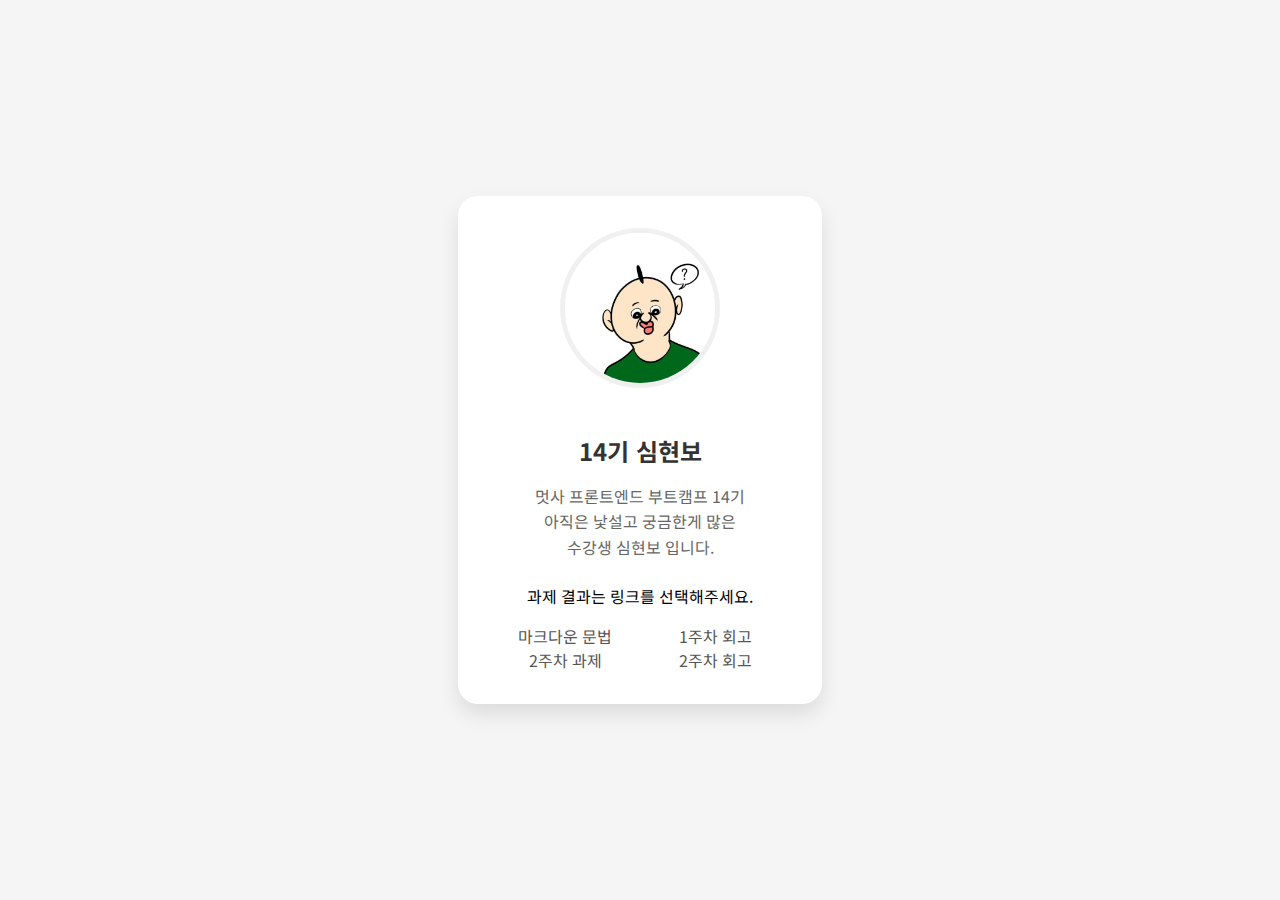
<file: index.html>
<!doctype html>
<html lang="ko">
  <head>
    <meta charset="UTF-8" />
    <meta name="viewport" content="width=device-width, initial-scale=1.0" />
    <title>HTML/CSS 과제</title>
    <style>
      body {
        margin: 0;
        padding: 0;
        font-family: 'Noto Sans KR', sans-serif;
        background-color: #f5f5f5;
        display: flex;
        justify-content: center;
        align-items: center;
        min-height: 100vh;
      }

      .profile-card {
        background: white;
        border-radius: 20px;
        box-shadow: 0 10px 20px rgba(0, 0, 0, 0.1);
        padding: 2rem;
        width: 300px;
        text-align: center;
      }

      .profile-image {
        width: 150px;
        height: 150px;
        border-radius: 50%;
        margin-bottom: 1.5rem;
        object-fit: cover;
        border: 5px solid #f0f0f0;
      }

      .name {
        font-size: 1.5rem;
        font-weight: bold;
        color: #333;
        margin-bottom: 0.5rem;
      }

      .bio {
        color: #666;
        line-height: 1.6;
        margin-bottom: 1.5rem;
      }

      .homework-links {
        display: flex;
        justify-content: center;
        flex-wrap: wrap;
        margin: 0;
        padding: 0;
        list-style: none;
      }

      .homework-links li {
        width: 50%;
      }

      .homework-links a {
        display: block;
        text-align: center;
        color: #555;
        text-decoration: none;
        transition: color 0.3s ease;
      }

      .homework-links a:hover {
        color: #007bff;
      }
    </style>
    <link href="https://fonts.googleapis.com/css2?family=Noto+Sans+KR:wght@400;700&display=swap" rel="stylesheet" />
    <link rel="stylesheet" href="https://cdnjs.cloudflare.com/ajax/libs/font-awesome/5.15.4/css/all.min.css" />
  </head>
  <body>
    <div class="profile-card">
      <!-- 절대 경로로 이미지 삽입하기 -->
      <!-- Github에서 절대 경로는 권장되지 않습니다. -->
      <!-- 이유 1 : 저장소의 이름을 homework에서 다른 이름으로 변경할 경우 모든 절대 경로를 수정해야 합니다. -->
      <!-- Github 배포를 위해 절대 경로를 사용할 경우 로컬에서 확인이 불가합니다. (https://localhost:8090으로 접속했을 때 homework을 찾지 못함) -->
      <!-- 이러한 이유로 과제를 작성할 경우 반드시 경로는 상대 경로를 사용해 주세요 -->
      <!--<img src="/homework/src/assets/ssam.jpg" alt="슬비쌤 프로필" class="profile-image" /> -->
      <!-- 상대 경로로 이미지 삽입하기 -->
      <img src="./src/assets/bbangbbang.jpg" alt="빵빵이 프로필" class="profile-image" />
      <h1 class="name">14기 심현보</h1>
      <p class="bio">
        멋사 프론트엔드 부트캠프 14기<br />
        아직은 낯설고 궁금한게 많은 <br />
        수강생 심현보 입니다.
      </p>
      <p>과제 결과는 링크를 선택해주세요.</p>
      <ul class="homework-links">
        <li><a href="./src/md/markdown.md">마크다운 문법</a></li>
        <li><a href="./src/md/week1-retrospect.md">1주차 회고</a></li>
        <li><a href="./src/avatars/avatars.html">2주차 과제</a></li>
        <li><a href="./src/md/week2-retrospect.md">2주차 회고</a></li>
      </ul>
    </div>
  </body>
</html>
</file>
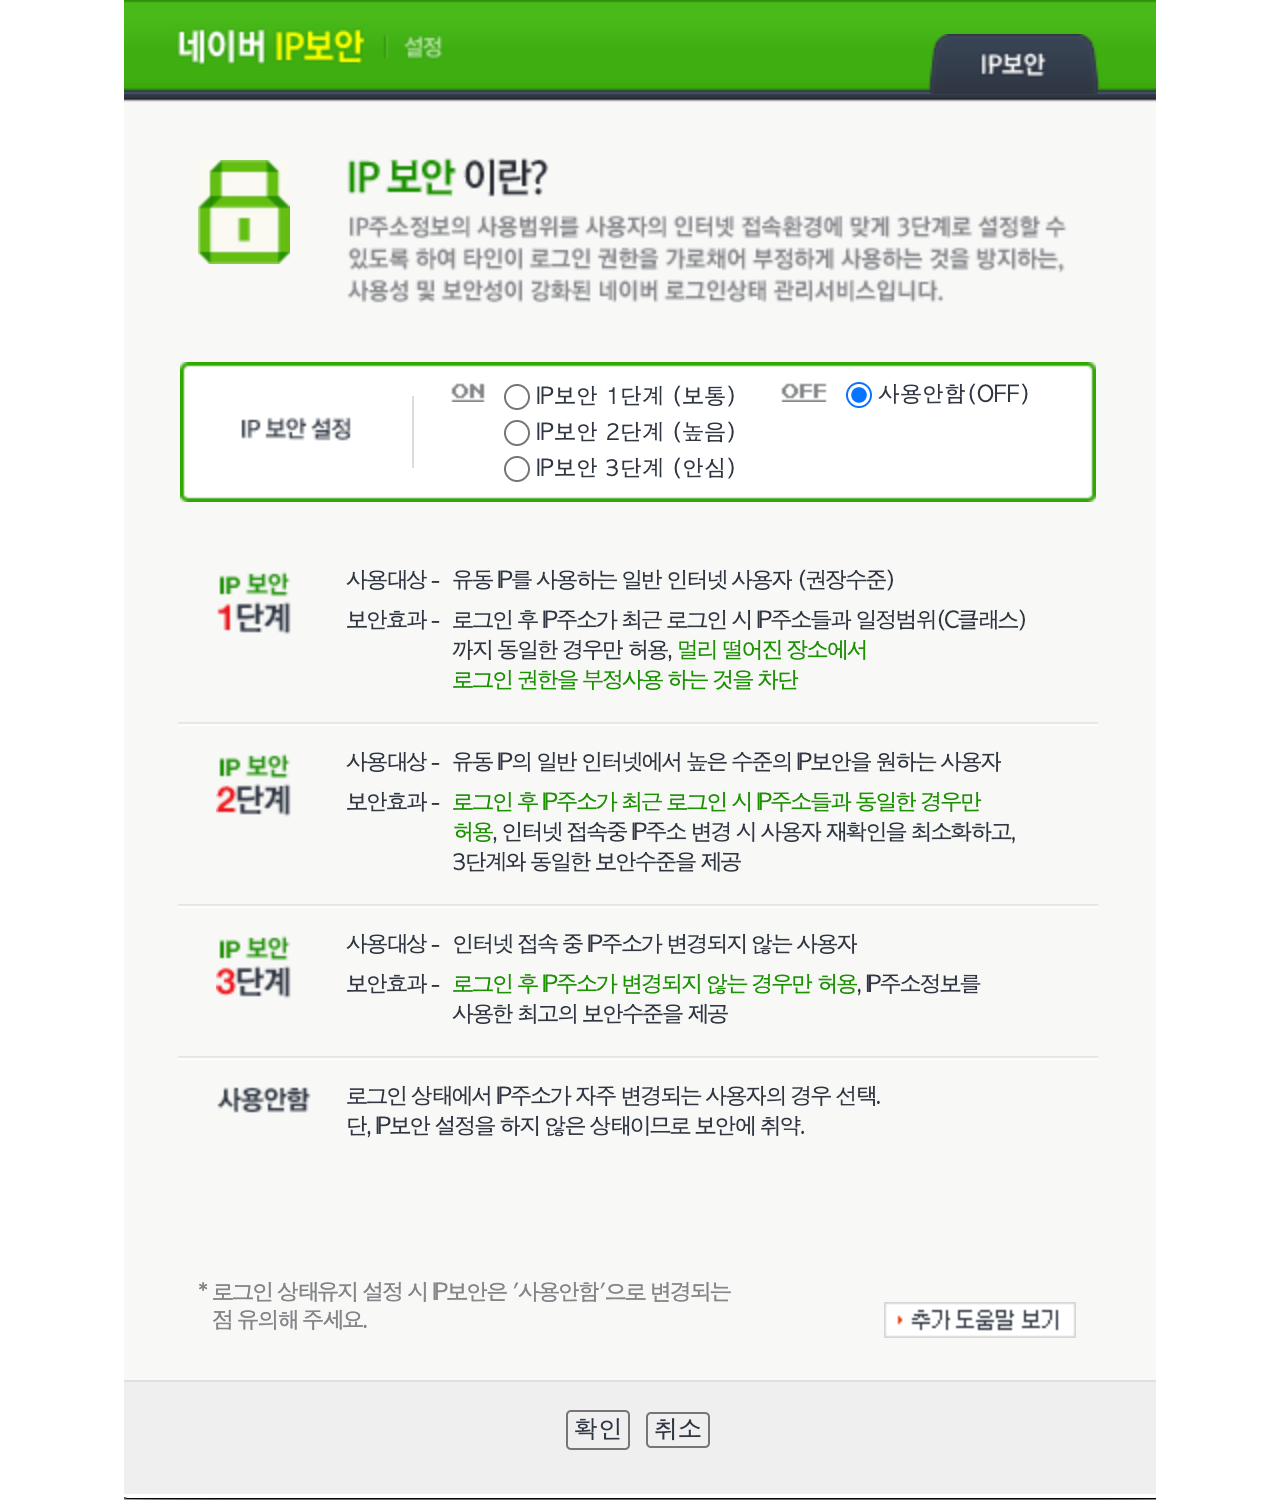
<file: src/login/pages/ip_security.html>
<!doctype html>
<html lang="ko">
  <head>
    <meta charset="UTF-8" />
    <meta name="viewport" content="width=device-width, initial-scale=1.0" />
    <title>네이버 IP 보안 로그인</title>
    <style>
      body {
        margin: 0;
      }

      div {
        display: flex;
        justify-content: center;
      }

      img {
        max-width: 100%;
        height: auto;
        margin: 0 auto;
      }
    </style>
  </head>

  <body>
    <div>
      <img src="./ip-security.png" alt="IP 보안 이란?..." />
    </div>
  </body>
</html>
</file>
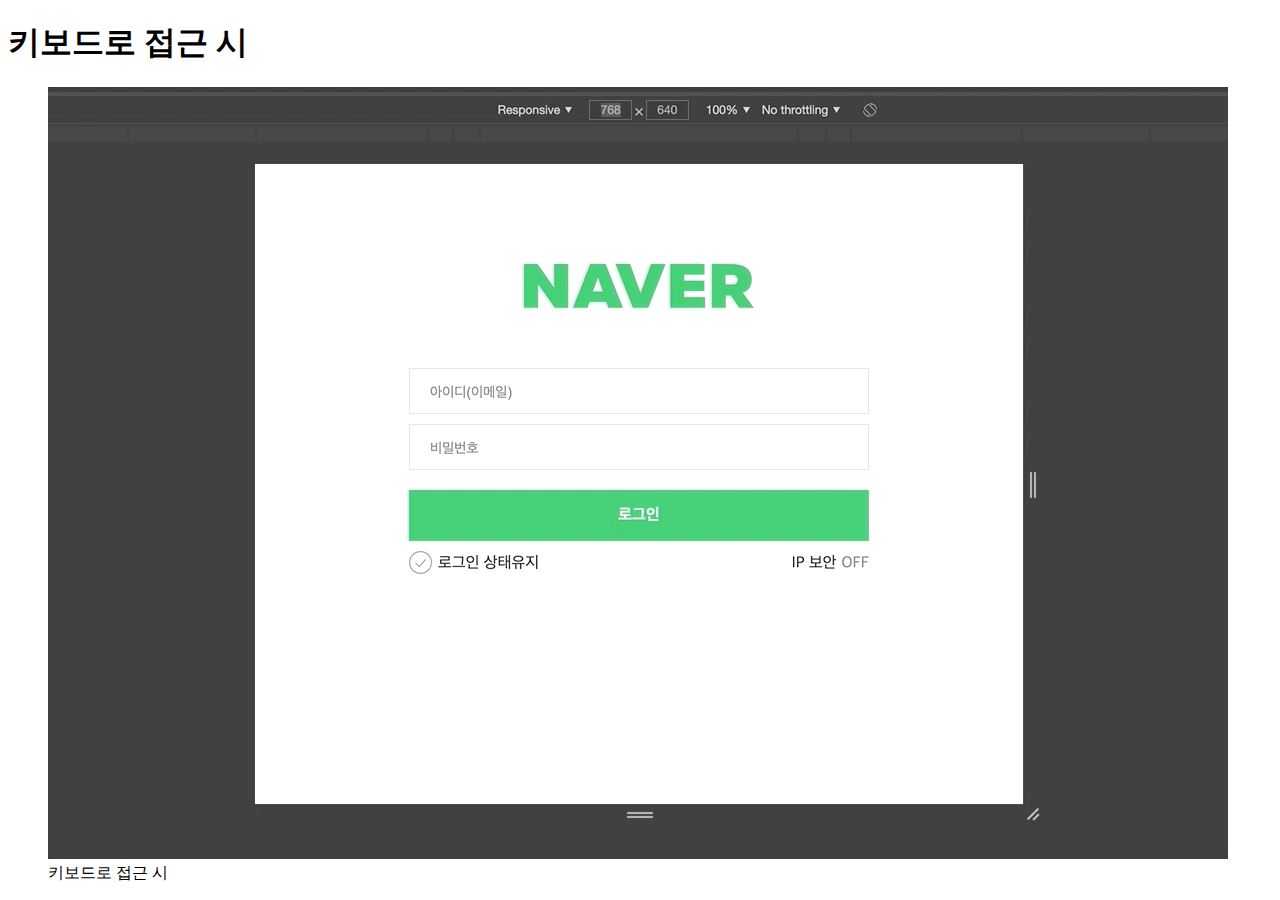
<file: src/login/preview/keyboard.html>
<!doctype html>
<html lang="ko">
  <head>
    <meta charset="UTF-8" />
    <meta name="viewport" content="width=device-width, initial-scale=1.0" />
    <title>키보드로 접근 시</title>
  </head>

  <body>
    <h1>키보드로 접근 시</h1>
    <figure>
      <img src="./images/keyboard.gif" alt="" />
      <figcaption>키보드로 접근 시</figcaption>
    </figure>
  </body>
</html>
</file>
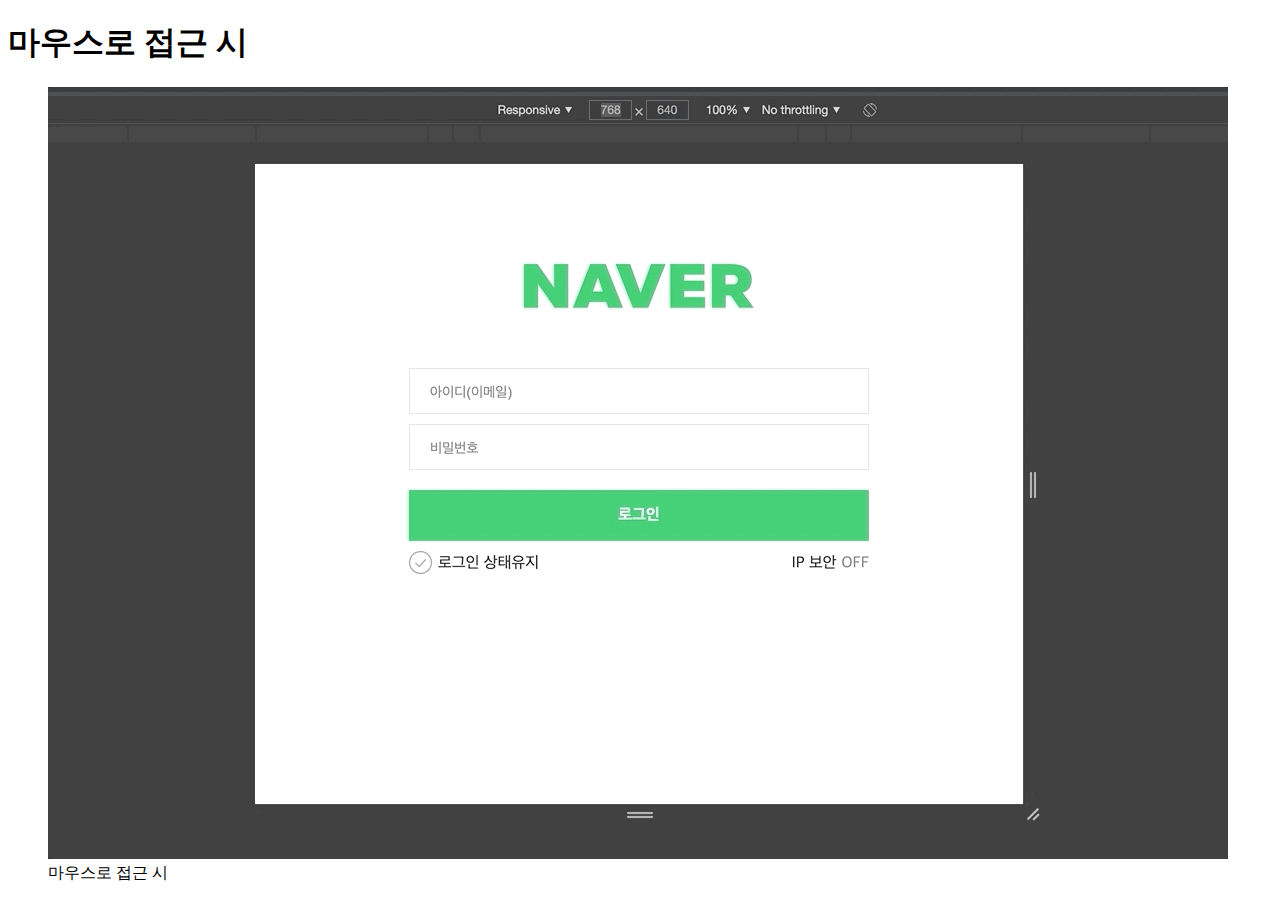
<file: src/login/preview/mouse.html>
<!doctype html>
<html lang="ko">
  <head>
    <meta charset="UTF-8" />
    <meta name="viewport" content="width=device-width, initial-scale=1.0" />
    <title>마우스로 접근 시</title>
  </head>

  <body>
    <h1>마우스로 접근 시</h1>
    <figure>
      <img src="./images/mouse.gif" alt="" />
      <figcaption>마우스로 접근 시</figcaption>
    </figure>
  </body>
</html>
</file>
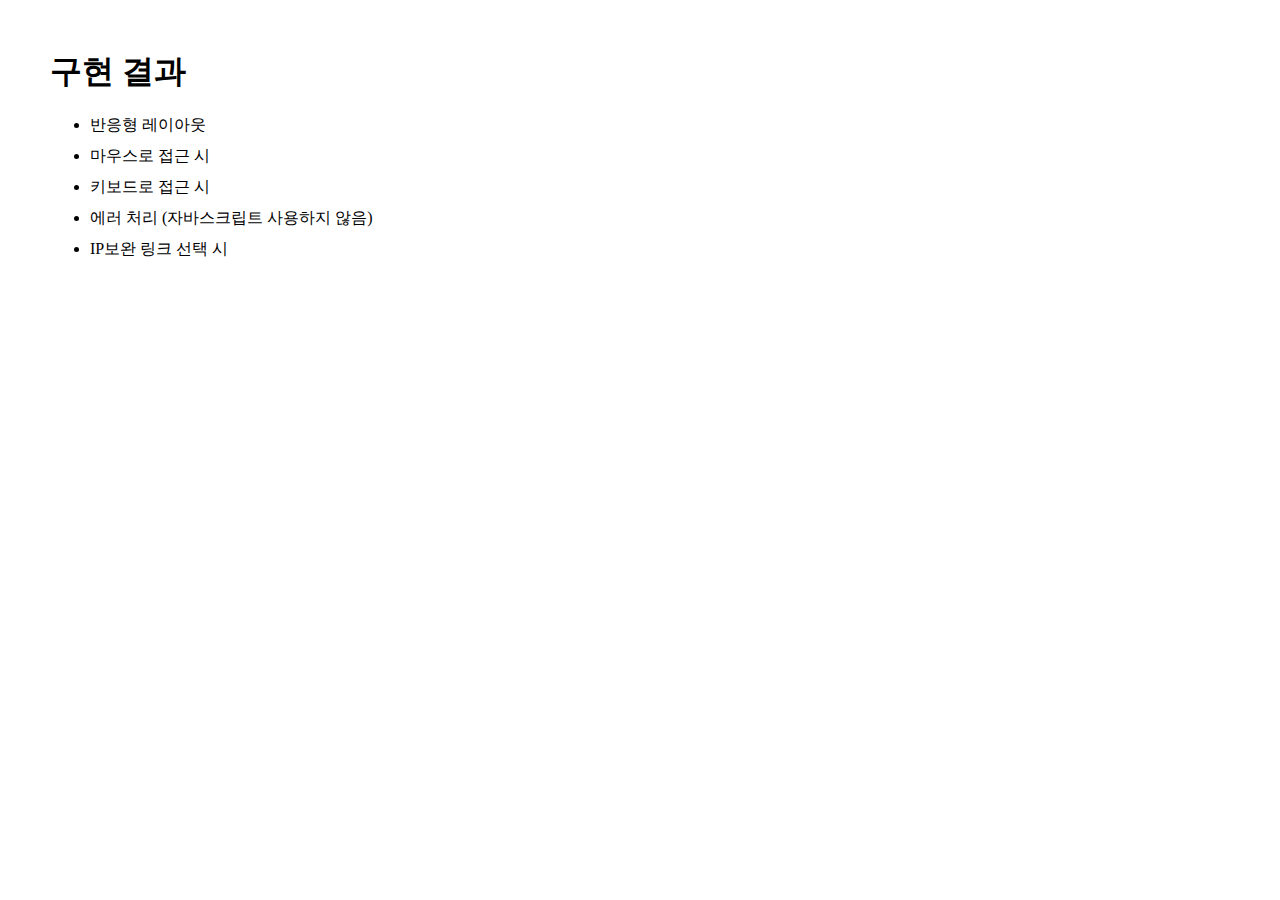
<file: src/login/preview/preview.html>
<!doctype html>
<html lang="ko">
  <head>
    <meta charset="UTF-8" />
    <meta name="viewport" content="width=device-width, initial-scale=1.0" />
    <title>네이버 IP 보안 로그인</title>
    <style>
      body{
        margin: 50px;
      }

      li{
        margin-block: 10px;
      }

      a{
        color: inherit;
        text-decoration: none;
      }
    </style>
  </head>

  <body>
    <h1>구현 결과</h1>
    <ul>
      <li><a href="./rwd.html">반응형 레이아웃</a></li>
      <li><a href="./mouse.html">마우스로 접근 시</a></li>
      <li><a href="./keyboard.html">키보드로 접근 시</a></li>
      <li><a href="./error.html">에러 처리 (자바스크립트 사용하지 않음)</a></li>
      <li><a href="./link.html">IP보완 링크 선택 시</a></li>
    </ul>
  </body>
</html>
</file>
